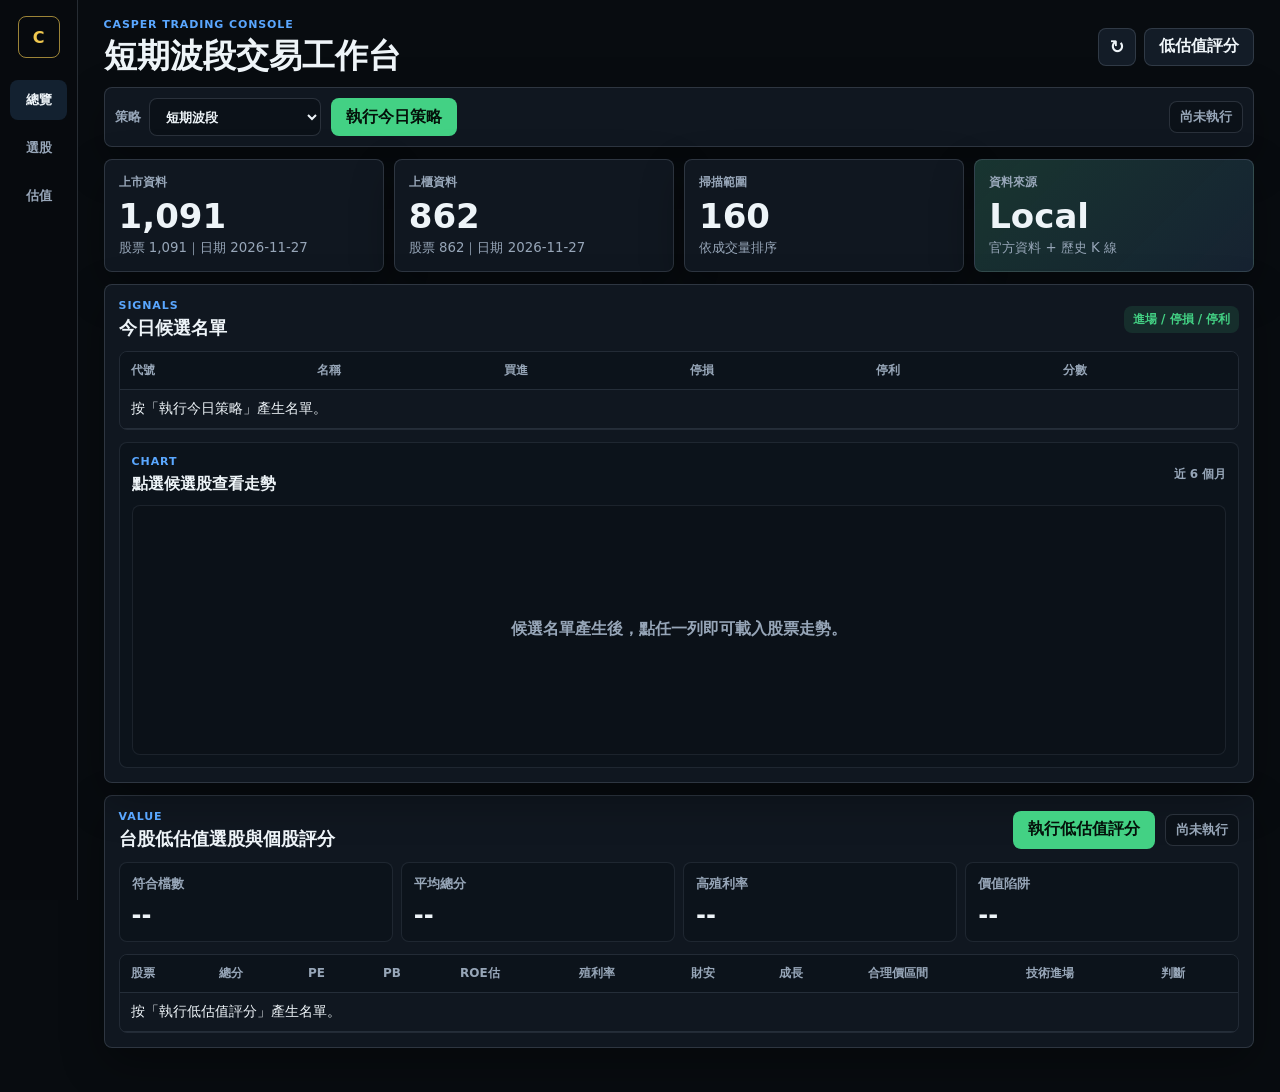
<file: index.html>
<!DOCTYPE html>
<html lang="zh-Hant">
<head>
  <meta charset="UTF-8">
  <meta name="viewport" content="width=device-width, initial-scale=1.0">
  <title>Casper 交易工作台</title>
  <link rel="stylesheet" href="dashboard.css?v=20260723b">
</head>
<body>
  <aside class="rail" aria-label="Casper dashboard navigation">
    <a class="mark" href="#overview" aria-label="Casper Dashboard">C</a>
    <nav>
      <a class="active" href="#overview">總覽</a>
      <a href="#records">選股</a>
      <a href="#value">估值</a>
    </nav>
  </aside>

  <main class="shell">
    <header id="overview" class="topbar">
      <div>
        <p class="eyebrow">Casper Trading Console</p>
        <h1>短期波段交易工作台</h1>
      </div>
      <div class="top-actions">
        <button id="refreshDashboard" class="icon-button" type="button" title="更新市場資料" aria-label="更新市場資料">↻</button>
        <a class="secondary-action" href="#value">低估值評分</a>
      </div>
    </header>

    <section class="command-bar" aria-label="策略執行控制">
      <label>
        <span>策略</span>
        <select id="strategySelect" aria-label="策略">
          <option value="swing">短期波段</option>
          <option value="breakout">強勢突破（嚴格）</option>
          <option value="maStack">均線糾結轉多</option>
        </select>
      </label>
      <button id="runDailyStrategy" type="button">執行今日策略</button>
      <div class="run-state">
        <span id="dailyRunStatus">尚未執行</span>
      </div>
    </section>

    <section class="status-grid" aria-label="市場資料狀態">
      <article class="metric">
        <span class="metric-label">上市資料</span>
        <strong id="twseCount">讀取中</strong>
        <small id="twseStatus">連線中</small>
      </article>
      <article class="metric">
        <span class="metric-label">上櫃資料</span>
        <strong id="tpexCount">讀取中</strong>
        <small id="tpexStatus">連線中</small>
      </article>
      <article class="metric">
        <span class="metric-label">掃描範圍</span>
        <strong>160</strong>
        <small>依成交量排序</small>
      </article>
      <article class="metric accent">
        <span class="metric-label">資料來源</span>
        <strong>Local</strong>
        <small>官方資料 + 歷史 K 線</small>
      </article>
    </section>

    <section id="records" class="tool-grid">
      <article class="tool-panel candidates-panel">
        <div class="panel-heading">
          <div>
            <p class="eyebrow">Signals</p>
            <h2>今日候選名單</h2>
          </div>
          <span class="badge">進場 / 停損 / 停利</span>
        </div>
        <div class="table-wrap">
          <table>
            <thead>
              <tr>
                <th>代號</th>
                <th>名稱</th>
                <th>買進</th>
                <th>停損</th>
                <th>停利</th>
                <th>分數</th>
              </tr>
            </thead>
            <tbody id="dailyCandidatesBody">
              <tr><td colspan="6">按「執行今日策略」產生名單。</td></tr>
            </tbody>
          </table>
        </div>
        <div class="chart-panel" aria-live="polite">
          <div class="chart-head">
            <div>
              <p class="eyebrow">Chart</p>
              <h3 id="chartTitle">點選候選股查看走勢</h3>
            </div>
            <span id="chartMeta">近 6 個月</span>
          </div>
          <div id="priceChart" class="price-chart">
            <span>候選名單產生後，點任一列即可載入股票走勢。</span>
          </div>
        </div>
      </article>

    </section>

    <section id="value" class="value-panel tool-panel">
      <div class="panel-heading">
        <div>
          <p class="eyebrow">Value</p>
          <h2>台股低估值選股與個股評分</h2>
        </div>
        <div class="value-actions">
          <button id="runValueScreener" type="button">執行低估值評分</button>
          <span id="valueRunStatus">尚未執行</span>
        </div>
      </div>
      <div class="value-metrics" id="valueMetrics">
        <div><small>符合檔數</small><strong>--</strong></div>
        <div><small>平均總分</small><strong>--</strong></div>
        <div><small>高殖利率</small><strong>--</strong></div>
        <div><small>價值陷阱</small><strong>--</strong></div>
      </div>
      <div class="table-wrap">
        <table class="value-table">
          <thead>
            <tr>
              <th>股票</th>
              <th>總分</th>
              <th>PE</th>
              <th>PB</th>
              <th>ROE估</th>
              <th>殖利率</th>
              <th>財安</th>
              <th>成長</th>
              <th>合理價區間</th>
              <th>技術進場</th>
              <th>判斷</th>
            </tr>
          </thead>
          <tbody id="valueBody">
            <tr><td colspan="11">按「執行低估值評分」產生名單。</td></tr>
          </tbody>
        </table>
      </div>
    </section>
  </main>

  <script src="dashboard.js?v=20260723b"></script>
</body>
</html>
</file>
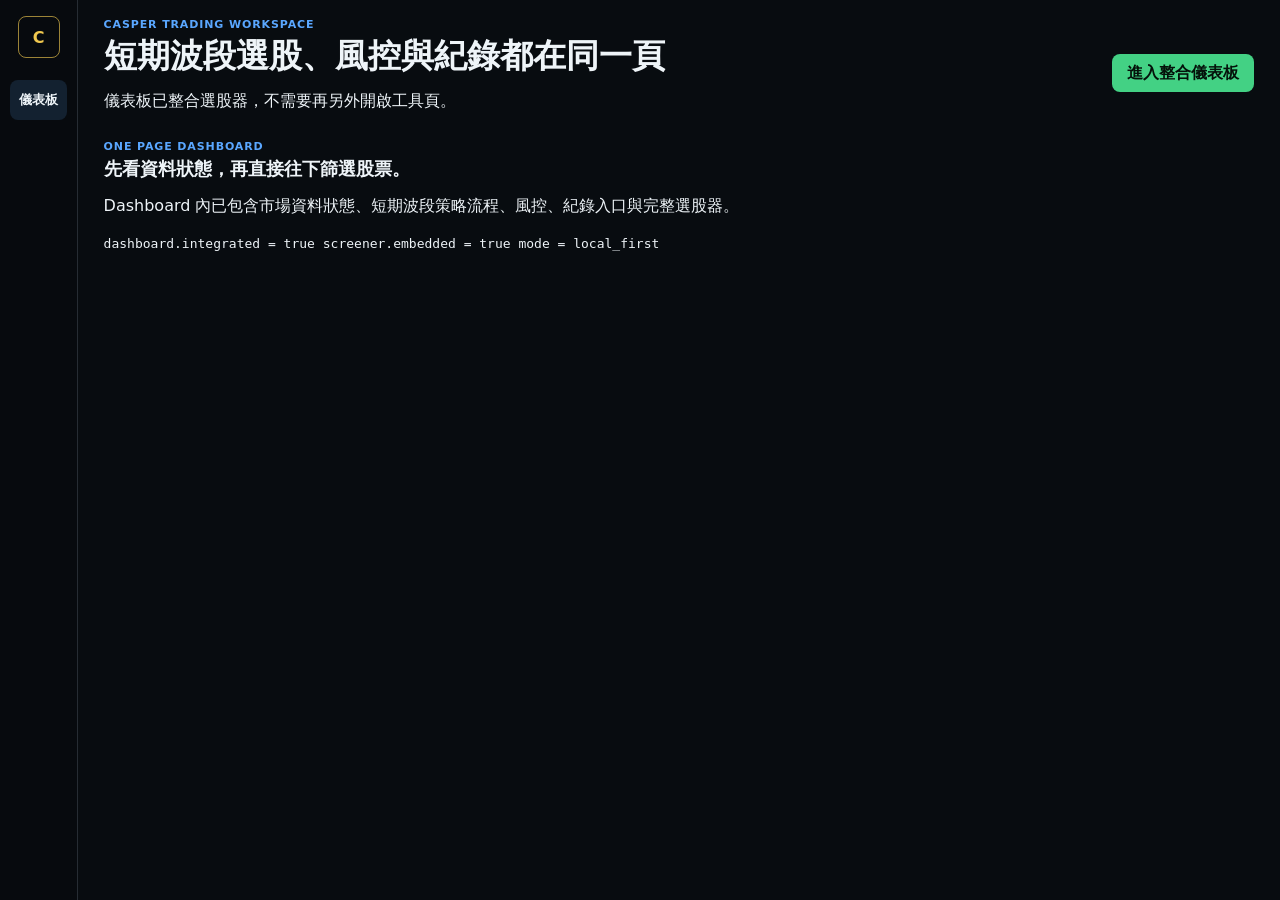
<file: site.html>
<!DOCTYPE html>
<html lang="zh-Hant">
<head>
  <meta charset="UTF-8">
  <meta name="viewport" content="width=device-width, initial-scale=1.0">
  <title>Casper 交易工作台</title>
  <link rel="stylesheet" href="dashboard.css">
</head>
<body>
  <aside class="rail" aria-label="Casper navigation">
    <a class="mark" href="site.html" aria-label="Casper">C</a>
    <nav>
      <a class="active" href="dashboard.html">儀表板</a>
    </nav>
  </aside>

  <main class="shell">
    <header class="topbar">
      <div>
        <p class="eyebrow">Casper Trading Workspace</p>
        <h1>短期波段選股、風控與紀錄都在同一頁</h1>
        <p class="top-subtitle">儀表板已整合選股器，不需要再另外開啟工具頁。</p>
      </div>
      <div class="top-actions">
        <a class="primary-action" href="dashboard.html">進入整合儀表板</a>
      </div>
    </header>

    <section class="hero-console">
      <div class="console-copy">
        <p class="eyebrow">One Page Dashboard</p>
        <h2>先看資料狀態，再直接往下篩選股票。</h2>
        <p>Dashboard 內已包含市場資料狀態、短期波段策略流程、風控、紀錄入口與完整選股器。</p>
      </div>
      <div class="mini-terminal" aria-label="Casper routes">
        <div class="terminal-bar"><span></span><span></span><span></span></div>
        <code>
          <span>dashboard.integrated = true</span>
          <span>screener.embedded = true</span>
          <span>mode = local_first</span>
        </code>
      </div>
    </section>
  </main>
</body>
</html>
</file>
<file: dashboard.css>
:root {
  --bg: #080c10;
  --panel: #101720;
  --panel-soft: #131c27;
  --panel-strong: #172230;
  --ink: #eef4f8;
  --muted: #97a6b8;
  --faint: #6e7d8f;
  --line: rgba(151, 166, 184, 0.22);
  --green: #43d184;
  --red: #ff6473;
  --yellow: #f0c84f;
  --blue: #5aa7ff;
  --shadow: 0 16px 44px rgba(0, 0, 0, 0.32);
}

* {
  box-sizing: border-box;
}

html {
  scroll-behavior: smooth;
}

body {
  margin: 0;
  min-height: 100vh;
  background: var(--bg);
  color: var(--ink);
  font-family: "Noto Sans TC", "Microsoft JhengHei", system-ui, sans-serif;
  letter-spacing: 0;
}

a {
  color: inherit;
  text-decoration: none;
}

button,
select {
  font: inherit;
}

.rail {
  position: fixed;
  inset: 0 auto 0 0;
  z-index: 20;
  display: flex;
  width: 78px;
  flex-direction: column;
  align-items: center;
  gap: 22px;
  padding: 16px 10px;
  border-right: 1px solid var(--line);
  background: #070a0e;
}

.mark {
  display: grid;
  width: 42px;
  height: 42px;
  place-items: center;
  border: 1px solid rgba(240, 200, 79, 0.64);
  border-radius: 8px;
  color: var(--yellow);
  font-weight: 900;
}

.rail nav {
  display: grid;
  gap: 8px;
  width: 100%;
}

.rail nav a {
  display: grid;
  min-height: 40px;
  place-items: center;
  border-radius: 8px;
  color: var(--muted);
  font-size: 13px;
  font-weight: 800;
}

.rail nav a.active,
.rail nav a:hover {
  background: rgba(90, 167, 255, 0.14);
  color: var(--ink);
}

.shell {
  margin-left: 78px;
  padding: 18px clamp(14px, 2vw, 28px) 32px;
}

.topbar,
.command-bar,
.status-grid,
.tool-grid,
.value-panel {
  max-width: 1680px;
  margin-right: auto;
  margin-left: auto;
}

.topbar {
  display: flex;
  align-items: center;
  justify-content: space-between;
  gap: 18px;
  margin-bottom: 12px;
}

.eyebrow {
  margin: 0 0 6px;
  color: var(--blue);
  font-size: 11px;
  font-weight: 900;
  letter-spacing: 0.08em;
  text-transform: uppercase;
}

h1,
h2 {
  margin: 0;
  line-height: 1.15;
}

h1 {
  font-size: clamp(24px, 2.6vw, 36px);
}

h2 {
  font-size: 18px;
}

.top-actions,
.command-bar,
.run-state,
.panel-heading,
.lab-card-head {
  display: flex;
  align-items: center;
}

.top-actions {
  gap: 8px;
}

.icon-button,
.primary-action,
.secondary-action,
.command-bar button {
  display: inline-flex;
  min-height: 38px;
  align-items: center;
  justify-content: center;
  border: 1px solid var(--line);
  border-radius: 8px;
  cursor: pointer;
  font-weight: 900;
}

.icon-button {
  width: 38px;
  background: var(--panel-soft);
  color: var(--ink);
  font-size: 18px;
}

.primary-action,
.secondary-action {
  padding: 0 14px;
  white-space: nowrap;
}

.primary-action,
.command-bar button:first-of-type {
  border-color: rgba(67, 209, 132, 0.52);
  background: var(--green);
  color: #04110a;
}

.secondary-action,
.command-bar button:nth-of-type(2) {
  background: var(--panel-soft);
  color: var(--ink);
}

.command-bar {
  min-height: 60px;
  justify-content: space-between;
  gap: 10px;
  margin-bottom: 12px;
  padding: 10px;
  border: 1px solid var(--line);
  border-radius: 8px;
  background: var(--panel);
  box-shadow: var(--shadow);
}

.command-bar label {
  display: inline-flex;
  align-items: center;
  gap: 8px;
  color: var(--muted);
  font-size: 13px;
  font-weight: 900;
}

.command-bar select {
  min-height: 38px;
  min-width: 150px;
  padding: 0 34px 0 12px;
  border: 1px solid var(--line);
  border-radius: 8px;
  background: #0b1118;
  color: var(--ink);
  font-weight: 900;
}

.command-bar button {
  padding: 0 14px;
}

.run-state {
  margin-left: auto;
  gap: 8px;
  color: var(--muted);
  font-size: 13px;
  font-weight: 800;
}

.run-state span {
  min-height: 30px;
  padding: 6px 10px;
  border: 1px solid var(--line);
  border-radius: 8px;
  background: #0b1118;
  white-space: nowrap;
}

.status-grid {
  display: grid;
  grid-template-columns: repeat(4, minmax(0, 1fr));
  gap: 10px;
  margin-bottom: 12px;
}

.metric,
.tool-panel {
  border: 1px solid var(--line);
  border-radius: 8px;
  background: var(--panel);
  box-shadow: var(--shadow);
}

.metric {
  min-height: 92px;
  padding: 14px;
}

.metric-label {
  display: block;
  color: var(--muted);
  font-size: 12px;
  font-weight: 900;
}

.metric strong {
  display: block;
  margin: 8px 0 4px;
  font-size: clamp(24px, 3vw, 34px);
  line-height: 1;
}

.metric small {
  color: var(--muted);
}

.metric.accent {
  background: linear-gradient(135deg, rgba(67, 209, 132, 0.16), rgba(90, 167, 255, 0.08)), var(--panel);
}

.tool-grid {
  display: grid;
  grid-template-columns: minmax(0, 1fr);
  gap: 12px;
  margin-bottom: 12px;
}

.tool-panel {
  padding: 14px;
}

.candidates-panel {
  min-height: 360px;
}

.panel-heading {
  justify-content: space-between;
  gap: 12px;
  margin-bottom: 12px;
}

.panel-heading.compact {
  margin-bottom: 10px;
}

.badge {
  padding: 5px 9px;
  border-radius: 8px;
  background: rgba(67, 209, 132, 0.12);
  color: var(--green);
  font-size: 12px;
  font-weight: 900;
  white-space: nowrap;
}

.table-wrap {
  overflow-x: auto;
  border: 1px solid rgba(151, 166, 184, 0.14);
  border-radius: 8px;
}

table {
  width: 100%;
  border-collapse: collapse;
}

th,
td {
  padding: 10px 11px;
  border-bottom: 1px solid rgba(151, 166, 184, 0.16);
  text-align: left;
  white-space: nowrap;
}

th {
  position: sticky;
  top: 0;
  background: #0c131b;
  color: var(--muted);
  font-size: 12px;
  font-weight: 900;
}

td {
  color: var(--ink);
  font-size: 14px;
}

td small {
  color: var(--muted);
  font-size: 12px;
  font-weight: 900;
}

tbody tr:hover {
  background: rgba(90, 167, 255, 0.07);
}

.candidate-row {
  cursor: pointer;
}

.candidate-row:focus {
  outline: 2px solid rgba(90, 167, 255, 0.75);
  outline-offset: -2px;
}

.candidate-row.is-selected {
  background: rgba(67, 209, 132, 0.1);
}

td.positive {
  color: var(--green);
}

td.negative {
  color: var(--red);
}

.positive {
  color: var(--green);
}

.negative {
  color: var(--red);
}

.value-panel {
  margin-bottom: 12px;
}

.value-actions {
  display: flex;
  align-items: center;
  gap: 10px;
}

.value-actions button {
  min-height: 38px;
  padding: 0 14px;
  border: 1px solid rgba(67, 209, 132, 0.52);
  border-radius: 8px;
  background: var(--green);
  color: #04110a;
  cursor: pointer;
  font-weight: 900;
}

.value-actions span {
  min-height: 30px;
  padding: 6px 10px;
  border: 1px solid var(--line);
  border-radius: 8px;
  background: #0b1118;
  color: var(--muted);
  font-size: 13px;
  font-weight: 800;
  white-space: nowrap;
}

.value-metrics {
  display: grid;
  grid-template-columns: repeat(4, minmax(0, 1fr));
  gap: 8px;
  margin-bottom: 12px;
}

.value-metrics div {
  min-height: 78px;
  padding: 12px;
  border: 1px solid rgba(151, 166, 184, 0.14);
  border-radius: 8px;
  background: #0c131b;
}

.value-metrics small {
  display: block;
  margin-bottom: 8px;
  color: var(--muted);
  font-weight: 800;
}

.value-metrics strong {
  display: block;
  font-size: 24px;
}

.value-table td {
  vertical-align: top;
}

.value-table .stock-cell {
  display: grid;
  gap: 2px;
}

.value-table .stock-cell b {
  font-size: 14px;
}

.value-table .stock-cell small,
.value-table .reason-cell {
  color: var(--muted);
  font-size: 12px;
  line-height: 1.45;
}

.score-badge {
  display: inline-flex;
  min-width: 42px;
  justify-content: center;
  padding: 5px 8px;
  border-radius: 8px;
  background: rgba(90, 167, 255, 0.15);
  color: var(--ink);
  font-weight: 900;
}

.score-badge.is-good {
  background: rgba(67, 209, 132, 0.15);
  color: var(--green);
}

.score-badge.is-watch {
  background: rgba(240, 200, 79, 0.15);
  color: var(--yellow);
}

.chart-panel {
  margin-top: 12px;
  padding: 12px;
  border: 1px solid rgba(151, 166, 184, 0.14);
  border-radius: 8px;
  background: #0c131b;
}

.chart-head {
  display: flex;
  align-items: center;
  justify-content: space-between;
  gap: 12px;
  margin-bottom: 10px;
}

.chart-head h3 {
  margin: 0;
  font-size: 16px;
}

.chart-head span {
  color: var(--muted);
  font-size: 12px;
  font-weight: 900;
  white-space: nowrap;
}

.price-chart {
  display: grid;
  min-height: 250px;
  place-items: center;
  overflow: hidden;
  border: 1px solid rgba(151, 166, 184, 0.12);
  border-radius: 8px;
  background: #0b1118;
  color: var(--muted);
  font-weight: 800;
}

.price-chart svg {
  display: block;
  width: 100%;
  height: auto;
}

.chart-stats {
  display: grid;
  grid-template-columns: repeat(4, minmax(0, 1fr));
  gap: 8px;
  width: 100%;
  padding: 0 10px 10px;
}

.chart-stats span {
  min-height: 34px;
  padding: 8px 10px;
  border: 1px solid rgba(151, 166, 184, 0.14);
  border-radius: 8px;
  background: rgba(255, 255, 255, 0.03);
  color: var(--ink);
  font-size: 12px;
  font-weight: 900;
  white-space: nowrap;
}

@media (max-width: 1120px) {
  .status-grid {
    grid-template-columns: 1fr 1fr;
  }
}

@media (max-width: 760px) {
  .rail {
    position: static;
    width: auto;
    flex-direction: row;
    justify-content: space-between;
    padding: 10px 12px;
  }

  .rail nav {
    display: flex;
    width: auto;
    overflow-x: auto;
  }

  .rail nav a {
    min-width: 48px;
  }

  .shell {
    margin-left: 0;
    padding: 14px 12px 28px;
  }

  .topbar,
  .top-actions,
  .command-bar,
  .run-state {
    align-items: stretch;
    flex-direction: column;
  }

  .run-state {
    width: 100%;
    margin-left: 0;
  }

  .status-grid,
  .tool-grid,
  .value-metrics,
  .chart-stats {
    grid-template-columns: 1fr;
  }
}
</file>
